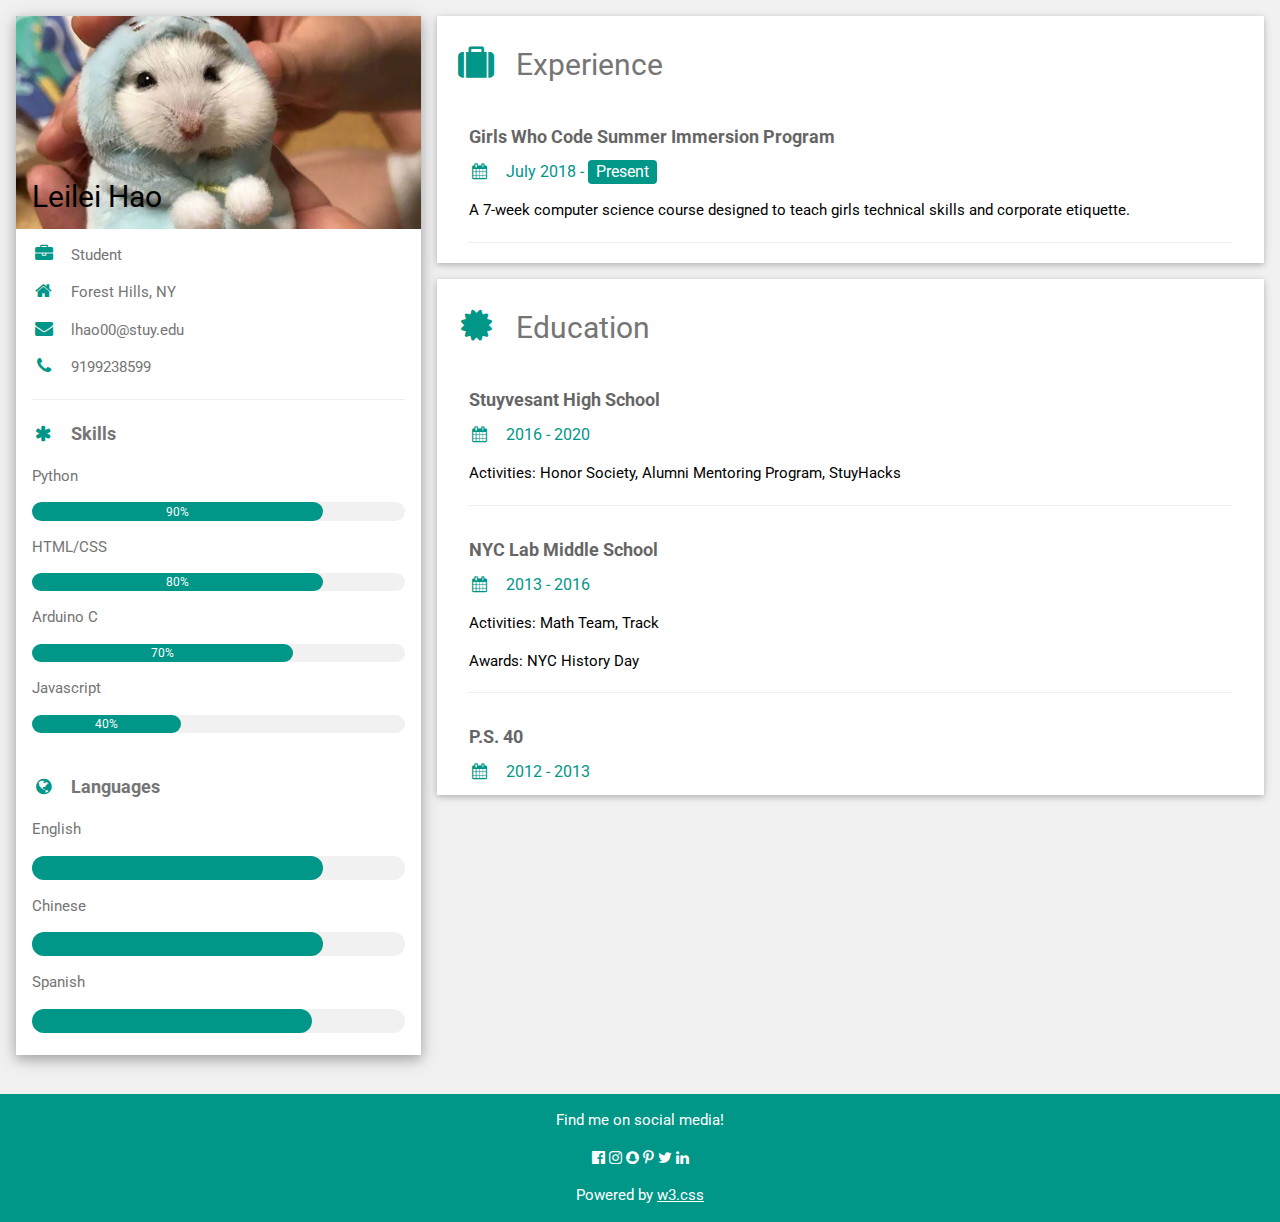
<file: index.html>
<!DOCTYPE html>
<html>
<title>Leilei Hao</title>
<meta charset="UTF-8">
<meta name="viewport" content="width=device-width, initial-scale=1">
<link rel="stylesheet" href="https://www.w3schools.com/w3css/4/w3.css">
<link rel='stylesheet' href='https://fonts.googleapis.com/css?family=Roboto'>
<link rel="stylesheet" href="https://cdnjs.cloudflare.com/ajax/libs/font-awesome/4.7.0/css/font-awesome.min.css">
<style>
html,body,h1,h2,h3,h4,h5,h6 {font-family: "Roboto", sans-serif}
</style>
<body class="w3-light-grey">

<!-- Page Container -->
<div class="w3-content w3-margin-top" style="max-width:1400px;">

  <!-- The Grid -->
  <div class="w3-row-padding">

    <!-- Left Column -->
    <div class="w3-third">

      <div class="w3-white w3-text-grey w3-card-4">
        <div class="w3-display-container">
          <img src="hamster.jpg" style="width:100%" alt="Avatar">
          <div class="w3-display-bottomleft w3-container w3-text-black">
            <h2>Leilei Hao</h2>
          </div>
        </div>
        <div class="w3-container">
          <p><i class="fa fa-briefcase fa-fw w3-margin-right w3-large w3-text-teal"></i>Student</p>
          <p><i class="fa fa-home fa-fw w3-margin-right w3-large w3-text-teal"></i>Forest Hills, NY</p>
          <p><i class="fa fa-envelope fa-fw w3-margin-right w3-large w3-text-teal"></i>lhao00@stuy.edu</p>
          <p><i class="fa fa-phone fa-fw w3-margin-right w3-large w3-text-teal"></i>9199238599</p>
          <hr>

          <p class="w3-large"><b><i class="fa fa-asterisk fa-fw w3-margin-right w3-text-teal"></i>Skills</b></p>
          <p>Python</p>
          <div class="w3-light-grey w3-round-xlarge w3-small">
            <div class="w3-container w3-center w3-round-xlarge w3-teal" style="width:90%" id=myBar1>90%</div>
          </div>
          <p>HTML/CSS</p>
          <div class="w3-light-grey w3-round-xlarge w3-small">
            <div class="w3-container w3-center w3-round-xlarge w3-teal" style="width:80%" id=myBar2>
              <div class="w3-center w3-text-white">80%</div>
            </div>
          </div>
          <p>Arduino C</p>
          <div class="w3-light-grey w3-round-xlarge w3-small">
            <div class="w3-container w3-center w3-round-xlarge w3-teal" style="width:70%" id=myBar3>70%</div>
          </div>
          <p>Javascript</p>
          <div class="w3-light-grey w3-round-xlarge w3-small">
            <div class="w3-container w3-center w3-round-xlarge w3-teal" style="width:40%" id=myBar4>40%</div>
          </div>
          <br>

          <p class="w3-large w3-text-theme"><b><i class="fa fa-globe fa-fw w3-margin-right w3-text-teal"></i>Languages</b></p>
          <p>English</p>
          <div class="w3-light-grey w3-round-xlarge">
            <div class="w3-round-xlarge w3-teal" style="height:24px;width:100%" id=myBar5></div>
          </div>
          <p>Chinese</p>
          <div class="w3-light-grey w3-round-xlarge">
            <div class="w3-round-xlarge w3-teal" style="height:24px;width:100%" id=myBar6></div>
          </div>
          <p>Spanish</p>
          <div class="w3-light-grey w3-round-xlarge">
            <div class="w3-round-xlarge w3-teal" style="height:24px;width:75%" id=myBar7></div>
          </div>
          <br>
        </div>
      </div><br>

    <!-- End Left Column -->
    </div>

    <!-- Right Column -->
    <div class="w3-twothird">

      <div class="w3-container w3-card w3-white w3-margin-bottom">
        <h2 class="w3-text-grey w3-padding-16"><i class="fa fa-suitcase fa-fw w3-margin-right w3-xxlarge w3-text-teal"></i>Experience</h2>
        <div class="w3-container">
          <h5 class="w3-opacity"><b>Girls Who Code Summer Immersion Program</b></h5>
          <h6 class="w3-text-teal"><i class="fa fa-calendar fa-fw w3-margin-right"></i>July 2018 - <span class="w3-tag w3-teal w3-round">Present</span></h6>
          <p>A 7-week computer science course designed to teach girls technical skills and corporate etiquette.</p>
          <hr>
</div>
</div>


      <div class="w3-container w3-card w3-white">
        <h2 class="w3-text-grey w3-padding-16"><i class="fa fa-certificate fa-fw w3-margin-right w3-xxlarge w3-text-teal"></i>Education</h2>
        <div class="w3-container">
          <h5 class="w3-opacity"><b>Stuyvesant High School</b></h5>
          <h6 class="w3-text-teal"><i class="fa fa-calendar fa-fw w3-margin-right"></i>2016 - 2020</h6>
          <p>Activities: Honor Society, Alumni Mentoring Program, StuyHacks</p>
          <hr>
        </div>
        <div class="w3-container">
          <h5 class="w3-opacity"><b>NYC Lab Middle School</b></h5>
          <h6 class="w3-text-teal"><i class="fa fa-calendar fa-fw w3-margin-right"></i>2013 - 2016</h6>
          <p>Activities: Math Team, Track</p>
          <p>Awards: NYC History Day</p>
          <hr>
        </div>
        <div class="w3-container">
          <h5 class="w3-opacity"><b>P.S. 40</b></h5>
          <h6 class="w3-text-teal"><i class="fa fa-calendar fa-fw w3-margin-right"></i>2012 - 2013</h6>
        </div>
      </div>

    <!-- End Right Column -->
    </div>

  <!-- End Grid -->
  </div>

  <!-- End Page Container -->
</div>

<footer class="w3-container w3-teal w3-center w3-margin-top">
  <p>Find me on social media!</p>
  <i class="fa fa-facebook-official w3-hover-opacity"></i>
  <i class="fa fa-instagram w3-hover-opacity"></i>
  <i class="fa fa-snapchat w3-hover-opacity"></i>
  <i class="fa fa-pinterest-p w3-hover-opacity"></i>
  <i class="fa fa-twitter w3-hover-opacity"></i>
  <i class="fa fa-linkedin w3-hover-opacity"></i>
  <p>Powered by <a href="https://www.w3schools.com/w3css/default.asp" target="_blank">w3.css</a></p>
</footer>
<script type="text/javascript" src="resume.js">
</script>
</body>
</html>
</file>
